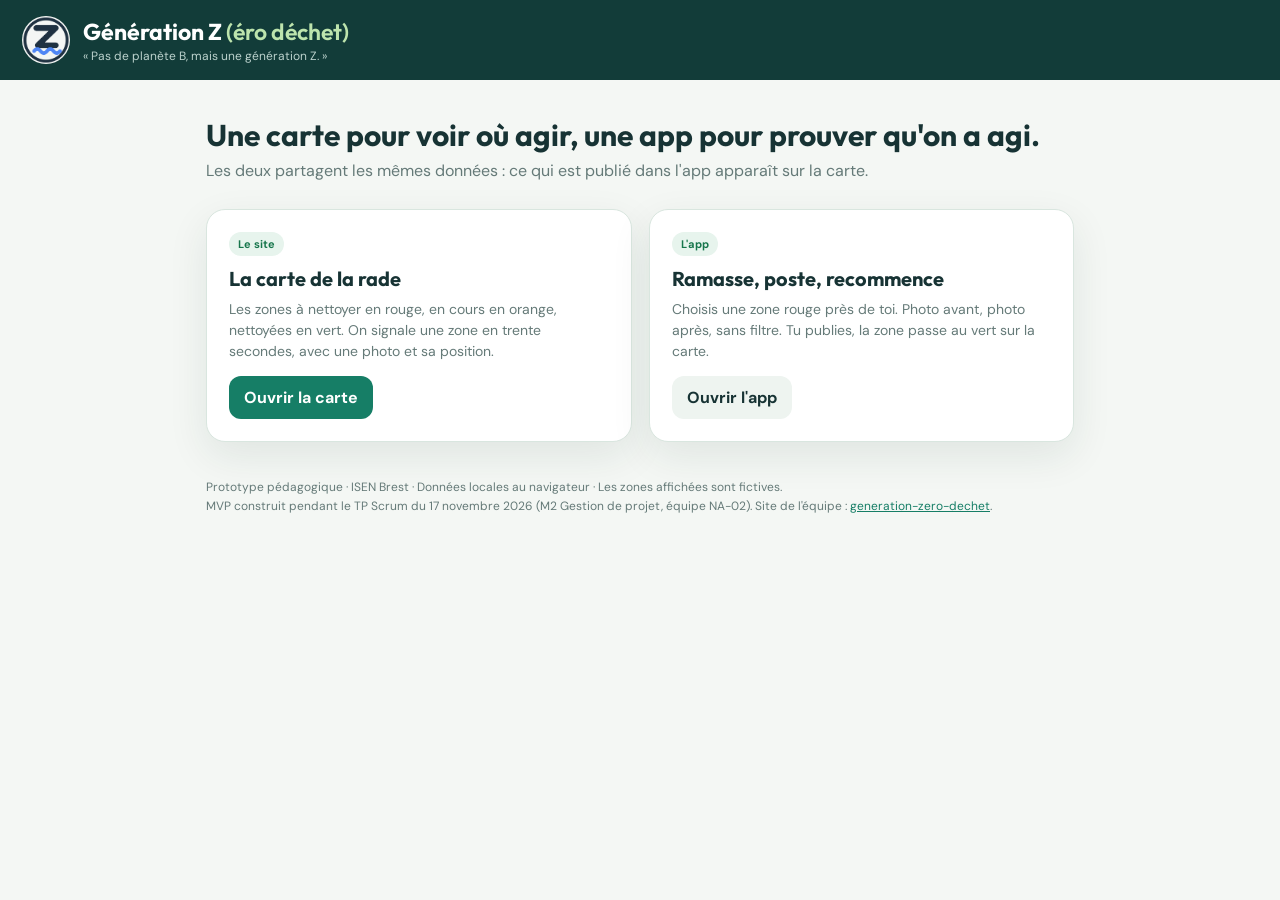
<file: index.html>
<!DOCTYPE html>
<html lang="fr">
<head>
  <meta charset="utf-8">
  <meta name="viewport" content="width=device-width, initial-scale=1">
  <title>Génération Z(éro déchet)</title>
  <meta name="description" content="Zéro déchets en rade de Brest : la carte des zones à nettoyer (le site) et l'app pour ramasser et poster son avant/après.">
  <meta name="theme-color" content="#123c39">
  <link rel="stylesheet" href="https://fonts.googleapis.com/css2?family=DM+Sans:wght@400;500;600;700&family=Outfit:wght@500;600;700;800&display=swap">
  <style>
    /* Charte reprise du site de l'équipe (dépôt generation-zero-dechet). */
    :root { --ink: #173334; --muted: #657a78; --green: #167e66; --pale: #e7f4ed; --border: #d9e6df; --bg: #f4f7f4; --shadow: 0 14px 40px rgba(22, 57, 48, .09); }
    * { box-sizing: border-box; }
    body { margin: 0; min-height: 100vh; font-family: 'DM Sans', Arial, sans-serif; color: var(--ink); background: var(--bg); }
    .top { background: #123c39; color: #fff; padding: 16px 22px; display: flex; align-items: center; gap: 13px; }
    .logo { width: 48px; height: 48px; border-radius: 50%; background: #f4f6f4; }
    .top .eco { color: #bde4ad; font-weight: 600; }
    .top h1 { font-family: Outfit, sans-serif; font-size: 23px; margin: 0; }
    .top p { margin: 2px 0 0; color: #bcd2cd; font-size: 12px; }
    main { max-width: 900px; margin: 0 auto; padding: 36px 16px 48px; }
    h2.accroche { font: 700 30px Outfit, sans-serif; margin: 0 0 6px; }
    .sous { margin: 0 0 28px; color: var(--muted); }
    .cartes { display: grid; gap: 17px; }
    @media (min-width: 640px) { .cartes { grid-template-columns: 1fr 1fr; } }
    a.carte { display: block; padding: 22px; border-radius: 19px; text-decoration: none; color: inherit; background: #fff; border: 1px solid var(--border); box-shadow: var(--shadow); transition: transform .15s; }
    a.carte:hover { transform: translateY(-2px); border-color: #75b5a0; }
    a.carte h3 { margin: 0 0 8px; font: 700 20px Outfit, sans-serif; }
    a.carte p { margin: 0 0 14px; line-height: 1.5; color: var(--muted); font-size: 14px; }
    a.carte .lien { display: inline-block; background: var(--green); color: #fff; font-weight: 700; border-radius: 12px; padding: 11px 15px; }
    a.carte.app .lien { background: #eef4f0; color: var(--ink); }
    .pill { display: inline-block; font-size: 11px; font-weight: 700; padding: 5px 9px; border-radius: 100px; background: var(--pale); color: #17764c; margin-bottom: 10px; }
    .footer { font-size: 12px; color: var(--muted); padding: 24px 0 0; line-height: 1.6; }
    .footer a { color: var(--green); }
  </style>
</head>
<body>
  <header class="top">
    <img class="logo" src="commun/img/logo.png" alt="" width="48" height="48">
    <div>
      <h1>Génération Z <span class="eco">(éro déchet)</span></h1>
      <p>« Pas de planète B, mais une génération Z. »</p>
    </div>
  </header>
  <main>
    <h2 class="accroche">Une carte pour voir où agir, une app pour prouver qu'on a agi.</h2>
    <p class="sous">Les deux partagent les mêmes données : ce qui est publié dans l'app apparaît sur la carte.</p>

    <div class="cartes">
      <a class="carte" href="site/">
        <span class="pill">Le site</span>
        <h3>La carte de la rade</h3>
        <p>Les zones à nettoyer en rouge, en cours en orange, nettoyées en vert. On signale une zone en trente secondes, avec une photo et sa position.</p>
        <span class="lien">Ouvrir la carte</span>
      </a>
      <a class="carte app" href="app/">
        <span class="pill">L'app</span>
        <h3>Ramasse, poste, recommence</h3>
        <p>Choisis une zone rouge près de toi. Photo avant, photo après, sans filtre. Tu publies, la zone passe au vert sur la carte.</p>
        <span class="lien">Ouvrir l'app</span>
      </a>
    </div>

    <p class="footer">Prototype pédagogique · ISEN Brest · Données locales au navigateur · Les zones affichées sont fictives.<br>
    MVP construit pendant le TP Scrum du 17 novembre 2026 (M2 Gestion de projet, équipe NA-02). Site de l'équipe : <a href="https://github.com/WHenrypro/generation-zero-dechet">generation-zero-dechet</a>.</p>
  </main>
</body>
</html>
</file>
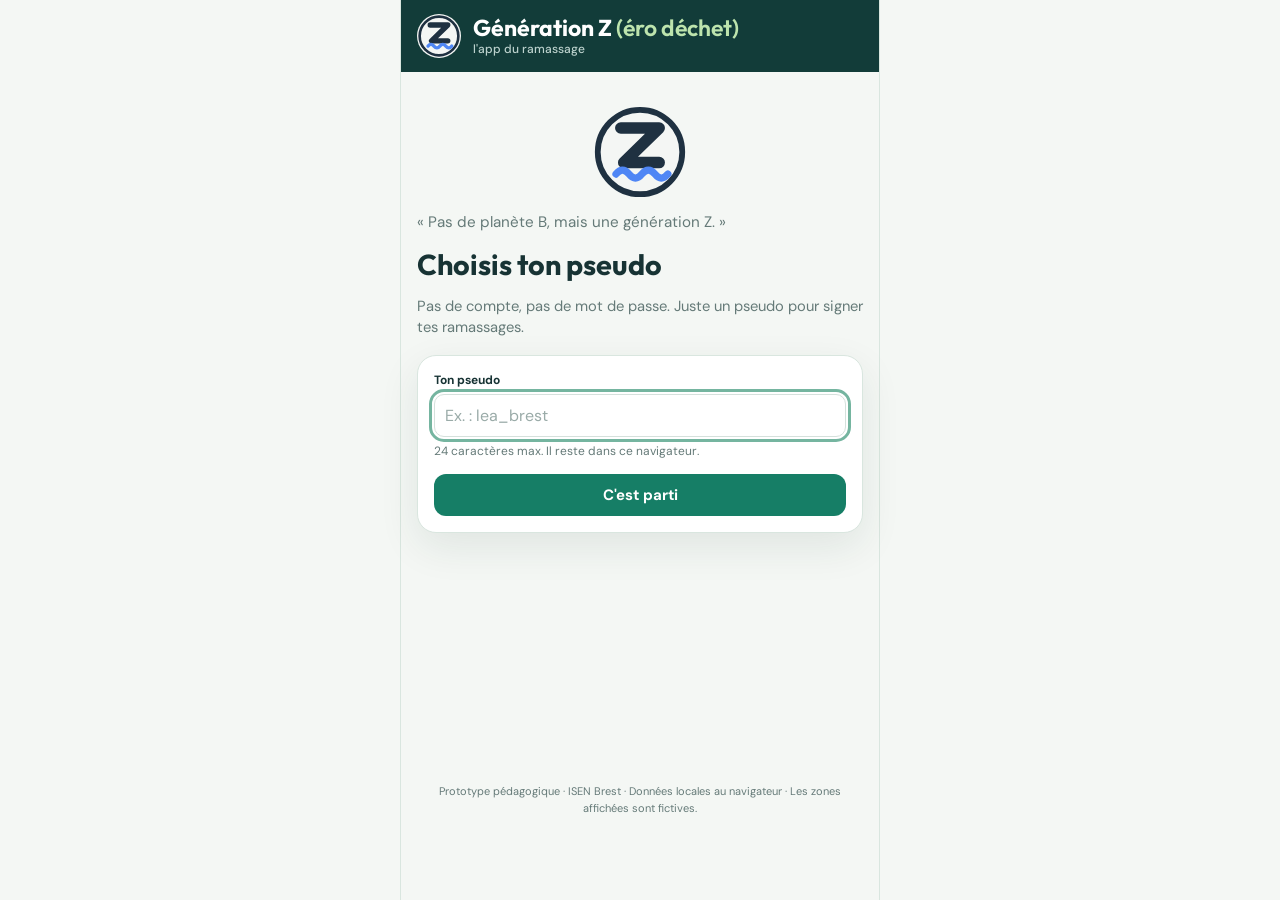
<file: sprint4/app/index.html>
<!DOCTYPE html>
<html lang="fr">
<head>
  <meta charset="utf-8">
  <meta name="viewport" content="width=device-width, initial-scale=1, viewport-fit=cover">
  <title>Génération Z(éro déchet) · l'app du ramassage</title>
  <meta name="description" content="L'app du ramassage : choisis une zone rouge près de toi, photo avant, photo après, publie. La zone passe au vert sur la carte.">
  <meta name="theme-color" content="#123c39">
  <link rel="preconnect" href="https://fonts.googleapis.com">
  <link rel="preconnect" href="https://fonts.gstatic.com" crossorigin>
  <link rel="stylesheet" href="https://fonts.googleapis.com/css2?family=DM+Sans:wght@400;500;600;700&family=Outfit:wght@500;600;700;800&display=swap">
  <link rel="stylesheet" href="css/app.css">
</head>
<body>
  <div class="app">

    <header class="entete">
      <img class="logo" src="../commun/img/logo.svg" alt="" width="44" height="44">
      <h1>Génération Z <span class="eco">(éro déchet)</span> <span class="sous-titre">l'app du ramassage</span></h1>
    </header>

    <!-- Messages courts (erreurs, confirmations). Toujours présent pour que
         les lecteurs d'écran annoncent le texte quand il change. -->
    <p id="message" class="message" role="status" aria-live="polite"></p>

    <main class="contenu">

      <!-- [S3][US1] Écran pseudo : affiché tant qu'aucun pseudo n'est enregistré,
           ou quand on veut en changer. Rien d'autre n'est demandé. -->
      <section id="ecran-pseudo" class="ecran ecran-pseudo" aria-labelledby="titre-pseudo" hidden>
        <img class="logo-grand" src="../commun/img/logo.svg" alt="" width="96" height="96">
        <p class="slogan">« Pas de planète B, mais une génération Z. »</p>
        <h2 id="titre-pseudo">Choisis ton pseudo</h2>
        <p class="aide">Pas de compte, pas de mot de passe. Juste un pseudo pour signer tes ramassages.</p>
        <form id="formulaire-pseudo" novalidate>
          <label for="champ-pseudo">Ton pseudo</label>
          <input id="champ-pseudo" class="champ" type="text" maxlength="24" autocomplete="nickname"
                 autocapitalize="off" spellcheck="false" placeholder="Ex. : lea_brest" required>
          <p class="aide aide-petite"><span id="pseudo-restant">24</span> caractères max. Il reste dans ce navigateur.</p>
          <button type="submit" class="bouton bouton-principal">C'est parti</button>
          <button type="button" id="bouton-annuler-pseudo" class="bouton bouton-lien" hidden>Annuler</button>
        </form>
      </section>

      <!-- [S4][US10] Onglet Feed : les ramassages publiés, du plus récent au plus ancien -->
      <section id="onglet-feed" class="ecran" role="tabpanel" aria-labelledby="tab-feed" tabindex="-1" hidden>
        <h2>Feed</h2>
        <p class="aide" id="feed-etat" aria-live="polite"></p>
        <div id="feed-vide" class="carte carte-vide" hidden>
          <p>Personne n'a encore publié. Sois la première.</p>
          <button type="button" id="bouton-feed-ramasser" class="bouton bouton-principal">Ramasser une zone</button>
        </div>
        <div id="liste-feed" aria-label="Ramassages publiés"></div>
      </section>

      <!-- Onglet Ramasser : choisir une zone, photos, publier (US5, US7, US9, US10) -->
      <section id="onglet-ramasser" class="ecran" role="tabpanel" aria-labelledby="tab-ramasser" tabindex="-1" hidden>

        <!-- [S3][US5] Vue 1 : aucun ramassage en cours, on choisit une zone rouge -->
        <div id="vue-zones" hidden>
          <h2>Ramasser</h2>
          <p class="aide" id="zones-position" aria-live="polite"></p>

          <!-- Zone arrivée par le lien « J'y vais » de la carte (../app/?zone=id) -->
          <div id="zone-choisie" hidden>
            <p class="etiquette">Zone choisie depuis la carte</p>
            <div id="zone-choisie-carte"></div>
          </div>

          <p class="etiquette" id="liste-zones-titre">Zones rouges, de la plus proche à la plus loin</p>
          <div id="liste-zones" aria-labelledby="liste-zones-titre"></div>
        </div>

        <!-- [S3][US5] Vue 2 : un ramassage est en cours -->
        <div id="vue-en-cours" hidden>
          <h2>Ramassage en cours</h2>
          <div class="carte carte-zone-en-cours">
            <p class="etiquette">Zone</p>
            <p class="nom-zone" id="en-cours-nom"></p>
            <p class="aide aide-zone" id="en-cours-commune"></p>
            <a class="lien" id="en-cours-lien-carte" href="../index.html">Voir sur la carte</a>
          </div>

          <ol class="etapes" aria-label="Les étapes du ramassage">
            <!-- [S4][US7] Étape 1 : la photo avant. L'input file avec capture
                 ouvre directement l'appareil photo sur un téléphone. -->
            <li class="etape" id="etape-1" data-etat="courante">
              <span class="numero" aria-hidden="true">1</span>
              <div class="etape-corps">
                <h3>Photo avant</h3>
                <div id="avant-prise">
                  <p class="aide">Montre la zone telle que tu la trouves. Sans filtre, sans mise en scène.</p>
                  <label class="bouton bouton-principal bouton-photo" for="fichier-avant">
                    <svg class="icone" viewBox="0 0 24 24" aria-hidden="true" focusable="false"><path d="M4 8h3l2-3h6l2 3h3v11H4z"/><circle cx="12" cy="13" r="3.5"/></svg>
                    <span>Photo avant</span>
                    <input type="file" id="fichier-avant" class="visuellement-cache" accept="image/*" capture="environment">
                  </label>
                </div>
                <figure class="apercu" id="avant-apercu" hidden>
                  <img id="avant-image" alt="Ta photo avant le ramassage">
                  <figcaption>Avant</figcaption>
                </figure>
                <label class="bouton bouton-lien seulement-courante" id="avant-reprendre" for="fichier-avant" hidden>Reprendre la photo avant</label>
              </div>
            </li>
            <!-- [S4][US7] Étape 2 : le ramassage lui-même -->
            <li class="etape" id="etape-2" data-etat="a-venir">
              <span class="numero" aria-hidden="true">2</span>
              <div class="etape-corps">
                <h3>Ramasser</h3>
                <p class="aide">Ramasse, on t'attend.</p>
                <button type="button" id="bouton-fini" class="bouton bouton-principal seulement-courante">J'ai fini, photo après</button>
              </div>
            </li>
            <!-- [S4][US9] Étape 3 : la photo après, même mécanique que l'avant -->
            <li class="etape" id="etape-3" data-etat="a-venir">
              <span class="numero" aria-hidden="true">3</span>
              <div class="etape-corps">
                <h3>Photo après</h3>
                <div class="seulement-courante">
                  <p class="aide">Même endroit, même cadrage : montre le résultat.</p>
                  <label class="bouton bouton-principal bouton-photo" for="fichier-apres">
                    <svg class="icone" viewBox="0 0 24 24" aria-hidden="true" focusable="false"><path d="M4 8h3l2-3h6l2 3h3v11H4z"/><circle cx="12" cy="13" r="3.5"/></svg>
                    <span>Photo après</span>
                    <input type="file" id="fichier-apres" class="visuellement-cache" accept="image/*" capture="environment">
                  </label>
                </div>
              </div>
            </li>
            <li class="etape" id="etape-4" data-etat="a-venir">
              <span class="numero" aria-hidden="true">4</span>
              <div class="etape-corps">
                <h3>Publier</h3>
              </div>
            </li>
          </ol>

          <button type="button" id="bouton-abandonner" class="bouton bouton-lien">Abandonner ce ramassage</button>
        </div>

        <!-- [S4][US9] Vue 3 : relecture avant / après avant de publier -->
        <div id="vue-relecture" hidden>
          <h2>Avant / après</h2>
          <p class="aide">Relis tes deux photos. Si c'est bon, publie : ton ramassage apparaîtra dans le feed.</p>
          <div class="carte">
            <p class="nom-zone" id="relecture-nom"></p>
            <p class="aide aide-zone" id="relecture-commune"></p>
            <div class="avant-apres">
              <figure class="apercu">
                <img id="relecture-avant" alt="Photo avant le ramassage">
                <figcaption>Avant</figcaption>
              </figure>
              <figure class="apercu">
                <img id="relecture-apres" alt="Photo après le ramassage">
                <figcaption>Après</figcaption>
              </figure>
            </div>
            <div class="actions">
              <button type="button" id="bouton-publier" class="bouton bouton-principal" disabled>Publier</button>
              <label class="bouton bouton-fantome" for="fichier-apres-reprise">
                Reprendre l'après
                <input type="file" id="fichier-apres-reprise" class="visuellement-cache" accept="image/*" capture="environment">
              </label>
            </div>
          </div>
          <button type="button" id="bouton-abandonner-relecture" class="bouton bouton-lien">Abandonner ce ramassage</button>
        </div>

        <!-- [S4][US11] Vue 4 : la zone est passée au vert -->
        <div id="vue-bravo" hidden>
          <div class="carte carte-bravo" role="status">
            <span class="badge badge-vert">Nettoyée</span>
            <h2 id="bravo-titre">Bravo <span id="bravo-pseudo"></span>, <span id="bravo-zone"></span> est passée au vert</h2>
            <p class="aide">Ton avant / après est dans le feed et la carte est à jour. Merci pour la rade.</p>
            <div class="actions">
              <button type="button" id="bouton-voir-feed" class="bouton bouton-principal">Voir le feed</button>
              <a class="bouton bouton-fantome" id="bravo-lien-carte" href="../index.html">Voir sur la carte</a>
            </div>
          </div>
        </div>

      </section>

      <!-- [S3][US1] Onglet Moi : le pseudo et deux ou trois réglages -->
      <section id="onglet-moi" class="ecran" role="tabpanel" aria-labelledby="tab-moi" tabindex="-1" hidden>
        <h2>Moi</h2>

        <div class="carte carte-profil">
          <p class="etiquette">Ton pseudo</p>
          <p class="pseudo" id="moi-pseudo"></p>
          <div class="actions">
            <button type="button" id="bouton-changer-pseudo" class="bouton bouton-secondaire">Changer de pseudo</button>
            <button type="button" id="bouton-deconnexion" class="bouton bouton-secondaire">Se déconnecter</button>
          </div>
        </div>

        <a class="bouton bouton-secondaire bouton-large" href="../index.html">Voir la carte</a>

        <p class="aide" id="moi-mode"></p>
        <p class="aide aide-petite">Les photos restent dans le navigateur en démo locale : son stockage est limité à quelques Mo, donc à quelques ramassages.</p>

        <!-- [S4][US11] Réinitialiser la démo (seulement en mode local) -->
        <div class="carte carte-demo" id="carte-demo" hidden>
          <p class="etiquette">Démo</p>
          <p class="aide">Remet les 15 zones de départ et vide le feed. Ton pseudo est gardé.</p>
          <button type="button" id="bouton-reinitialiser" class="bouton bouton-fantome bouton-large">Réinitialiser la démo</button>
        </div>
      </section>

    </main>

    <footer class="pied">Prototype pédagogique · ISEN Brest · Données locales au navigateur · Les zones affichées sont fictives.</footer>

    <!-- Barre du bas : les trois onglets -->
    <nav class="navigation" role="tablist" aria-label="Sections de l'app">
      <button type="button" class="onglet" role="tab" id="tab-feed" aria-controls="onglet-feed" aria-selected="false" data-onglet="feed">
        <svg class="icone" viewBox="0 0 24 24" aria-hidden="true" focusable="false"><rect x="3" y="3" width="8" height="8" rx="2"/><rect x="13" y="3" width="8" height="8" rx="2"/><rect x="3" y="13" width="8" height="8" rx="2"/><rect x="13" y="13" width="8" height="8" rx="2"/></svg>
        <span>Feed</span>
      </button>
      <button type="button" class="onglet" role="tab" id="tab-ramasser" aria-controls="onglet-ramasser" aria-selected="false" data-onglet="ramasser">
        <svg class="icone" viewBox="0 0 24 24" aria-hidden="true" focusable="false"><path d="M12 3v10"/><path d="M7 8l5-5 5 5"/><path d="M4 13h16l-1.5 8h-13z"/></svg>
        <span>Ramasser</span>
      </button>
      <button type="button" class="onglet" role="tab" id="tab-moi" aria-controls="onglet-moi" aria-selected="false" data-onglet="moi">
        <svg class="icone" viewBox="0 0 24 24" aria-hidden="true" focusable="false"><circle cx="12" cy="8" r="4"/><path d="M4 21c0-4 3.6-7 8-7s8 3 8 7"/></svg>
        <span>Moi</span>
      </button>
    </nav>

  </div>

  <noscript><p class="noscript">Cette application a besoin de JavaScript.</p></noscript>

  <!-- commun/js/config.js n'existe pas par défaut (il est ignoré par git) : le
       navigateur note une 404 dans la console et l'app tourne en mode local.
       Pour passer sur Supabase, copier commun/js/config.example.js en
       commun/js/config.js et remplir les clés. -->
  <script src="../commun/js/config.js"></script>
  <script src="../commun/js/store.js"></script>
  <script src="../commun/js/photos.js"></script>
  <script src="../commun/js/session.js"></script>
  <script src="js/app.js"></script>
</body>
</html>
</file>
<file: sprint4/app/css/app.css>
/*
 * Génération Z(éro déchet), l'app du ramassage : feuille de style
 * Charte alignée sur le site de l'équipe (dépôt generation-zero-dechet) :
 * thème clair, DM Sans pour le texte, Outfit pour les titres, vert #167e66.
 * Mobile d'abord. Sur ordinateur, l'app reste dans une colonne de 480 px
 * centrée, comme un téléphone posé sur l'écran.
 */

:root {
  --ink: #173334;
  --muted: #657a78;
  --green: #167e66;
  --pale: #e7f4ed;
  --border: #d9e6df;
  --bg: #f4f7f4;
  --red: #d65c55;
  --orange: #ec9a3d;
  --shadow: 0 14px 40px rgba(22, 57, 48, 0.09);

  --entete: #123c39;
  --blanc: #FFFFFF;
  --etat-rouge: #d65752;
  --etat-orange: #e69a38;
  --etat-vert: #239b65;

  --police-texte: "DM Sans", system-ui, -apple-system, "Segoe UI", Roboto, sans-serif;
  --police-titre: "Outfit", "DM Sans", system-ui, sans-serif;

  --rayon-carte: 19px;
  --rayon-sous-carte: 13px;
  --rayon-bouton: 12px;
  --hauteur-nav: 64px;
}

* {
  box-sizing: border-box;
}

/* L'attribut hidden doit gagner sur toutes les classes (.bouton, .ecran...). */
[hidden] {
  display: none !important;
}

html {
  background: var(--bg);
}

body {
  margin: 0;
  min-height: 100vh;
  font-family: var(--police-texte);
  font-size: 15px;
  color: var(--ink);
  background: var(--bg);
  -webkit-font-smoothing: antialiased;
}

h1, h2, h3 {
  font-family: var(--police-titre);
}

/* ---------- Colonne de l'app ---------- */

.app {
  position: relative;
  max-width: 480px;
  min-height: 100vh;
  min-height: 100dvh;
  margin: 0 auto;
  display: flex;
  flex-direction: column;
  background: var(--bg);
}

@media (min-width: 520px) {
  .app {
    border-left: 1px solid var(--border);
    border-right: 1px solid var(--border);
  }
}

/* ---------- En-tête ---------- */

.entete {
  display: flex;
  align-items: center;
  gap: 12px;
  padding: 14px 16px;
  background: var(--entete);
  color: var(--blanc);
}

.logo {
  flex: none;
  width: 44px;
  height: 44px;
  border-radius: 50%;
  background: #f4f6f4;
}

.entete .eco {
  color: #bde4ad;
  font-weight: 600;
}

.logo-grand {
  display: block;
  width: 96px;
  height: 96px;
  margin: 0 auto 12px;
}

.entete h1 {
  margin: 0;
  font-size: 23px;
  font-weight: 700;
  line-height: 1.15;
}

.entete .sous-titre {
  display: block;
  margin-top: 2px;
  font-family: var(--police-texte);
  font-size: 12px;
  font-weight: 500;
  color: #bcd2cd;
}

.contenu {
  flex: 1;
  padding: 12px 16px 16px;
}

.ecran h2 {
  margin: 8px 0 14px;
  font-size: 1.5rem;
  font-weight: 700;
}

.slogan {
  margin: 0 0 14px;
  color: var(--muted);
  font-size: 0.95rem;
}

/* ---------- Pied de page ---------- */

.pied {
  margin: 0;
  padding: 12px 16px calc(var(--hauteur-nav) + 20px);
  color: var(--muted);
  font-size: 11px;
  line-height: 1.5;
  text-align: center;
}

/* ---------- Textes ---------- */

.aide,
.hint {
  margin: 0 0 14px;
  color: var(--muted);
  font-size: 0.92rem;
  line-height: 1.45;
}

.aide-petite {
  font-size: 12px;
}

.etiquette {
  margin: 0 0 6px;
  font-size: 12px;
  font-weight: 700;
  text-transform: uppercase;
  letter-spacing: 0.6px;
  color: var(--muted);
}

.a-venir,
.vide {
  margin: 0;
  padding: 24px 16px;
  border: 1px dashed var(--border);
  border-radius: var(--rayon-carte);
  background: var(--blanc);
  color: var(--muted);
  text-align: center;
  line-height: 1.45;
}

.notice {
  margin: 0 0 14px;
  padding: 12px;
  border-radius: 12px;
  background: #eaf5ef;
  color: #286650;
  font-size: 13px;
  line-height: 1.45;
}

.notice.avertissement {
  background: #fff3e4;
  color: #9c611c;
}

/* ---------- Messages (aria-live) ---------- */

.message {
  position: sticky;
  top: 8px;
  z-index: 20;
  margin: 8px 16px 0;
  padding: 12px;
  border-radius: 12px;
  background: #eaf5ef;
  color: #286650;
  font-size: 13px;
  font-weight: 500;
  line-height: 1.4;
  box-shadow: var(--shadow);
}

.message:empty {
  display: none;
}

.message.erreur {
  background: #fff3e4;
  color: #9c611c;
}

/* ---------- Cartes ---------- */

.carte {
  margin: 0 0 14px;
  padding: 16px;
  border-radius: var(--rayon-carte);
  background: var(--blanc);
  border: 1px solid var(--border);
  box-shadow: var(--shadow);
}

.carte-profil .pseudo {
  margin: 0 0 14px;
  font-family: var(--police-titre);
  font-size: 36px;
  font-weight: 800;
  line-height: 1.1;
  color: var(--green);
  overflow-wrap: anywhere;
}

.actions {
  display: grid;
  gap: 10px;
}

/* ---------- Boutons et champs ---------- */

.bouton {
  display: block;
  width: 100%;
  padding: 11px 15px;
  border: 0;
  border-radius: var(--rayon-bouton);
  font: inherit;
  font-size: 15px;
  font-weight: 700;
  text-align: center;
  text-decoration: none;
  cursor: pointer;
  transition: filter 0.15s, background-color 0.15s;
}

.bouton:focus-visible,
.champ:focus-visible,
.onglet:focus-visible {
  outline: 3px solid #75b5a0;
  outline-offset: 2px;
}

.bouton-principal {
  background: var(--green);
  color: var(--blanc);
}

.bouton-principal:hover:not(:disabled) {
  filter: brightness(0.94);
}

.bouton-principal:disabled {
  opacity: 0.48;
  cursor: not-allowed;
}

.bouton-secondaire {
  background: #eef4f0;
  color: var(--ink);
}

.bouton-secondaire:hover {
  filter: brightness(0.96);
}

.bouton-fantome {
  background: var(--blanc);
  color: var(--ink);
  border: 1px solid var(--border);
}

.bouton-large {
  margin: 4px 0 18px;
}

.bouton-lien {
  margin-top: 6px;
  padding: 10px;
  background: transparent;
  color: var(--muted);
  font-weight: 600;
}

.bouton-lien:hover {
  color: var(--ink);
}

label {
  display: block;
  margin: 0 0 6px;
  font-size: 12px;
  font-weight: 700;
}

.champ {
  display: block;
  width: 100%;
  margin: 0 0 6px;
  padding: 10px;
  border: 1px solid #d5e1dc;
  border-radius: 10px;
  background: var(--blanc);
  color: var(--ink);
  font: inherit;
  font-size: 16px;
}

.champ::placeholder {
  color: #9aaba8;
}

.lien {
  color: var(--green);
  font-weight: 600;
  text-decoration: none;
}

.lien:hover {
  text-decoration: underline;
}

/* ---------- [S3][US5] Cartes de zones ---------- */

.carte-zone {
  margin: 0 0 10px;
  padding: 13px;
  border-radius: var(--rayon-sous-carte);
  background: var(--blanc);
  border: 1px solid var(--border);
  box-shadow: none;
}

.carte-zone:hover,
.carte-zone:active {
  border-color: #75b5a0;
  background: #f3faf6;
}

.carte-zone h3,
.nom-zone {
  margin: 0;
  font-size: 1.15rem;
  font-weight: 700;
  line-height: 1.25;
}

.carte-zone .commune,
.aide-zone {
  margin: 2px 0 10px;
  color: var(--muted);
  font-size: 0.9rem;
}

.carte-zone.mise-en-avant {
  border-color: var(--green);
  box-shadow: 0 0 0 1px var(--green);
}

.details {
  display: flex;
  flex-wrap: wrap;
  gap: 6px;
  margin: 0 0 12px;
  padding: 0;
  list-style: none;
}

.details li {
  padding: 5px 9px;
  border-radius: 100px;
  background: var(--pale);
  font-size: 12px;
  font-weight: 500;
  color: var(--ink);
}

.details li.distance {
  background: var(--green);
  color: var(--blanc);
  font-weight: 700;
}

.badge {
  display: inline-block;
  padding: 5px 9px;
  border-radius: 100px;
  font-size: 11px;
  font-weight: 700;
  background: var(--pale);
  color: var(--muted);
}

.badge-rouge  { background: #fbe9e7; color: #ae3e3a; }
.badge-orange { background: #fff0d9; color: #9e5d09; }
.badge-vert   { background: #def4e7; color: #17764c; }

.actions-ligne {
  display: grid;
  grid-template-columns: 1fr 1fr;
  gap: 8px;
}

.actions-ligne .bouton {
  padding: 11px 8px;
  font-size: 14px;
}

/* ---------- [S3][US5] Ramassage en cours : les étapes ---------- */

.etapes {
  margin: 4px 0 8px;
  padding: 0;
  list-style: none;
}

.etape {
  position: relative;
  display: flex;
  gap: 14px;
  padding: 0 0 22px;
}

/* Trait vertical entre les numéros */
.etape:not(:last-child)::before {
  content: "";
  position: absolute;
  left: 15px;
  top: 32px;
  bottom: 0;
  width: 2px;
  background: var(--border);
}

.etape .numero {
  flex: none;
  display: flex;
  align-items: center;
  justify-content: center;
  width: 32px;
  height: 32px;
  border-radius: 50%;
  background: var(--blanc);
  border: 2px solid var(--border);
  color: var(--muted);
  font-family: var(--police-titre);
  font-weight: 800;
  font-size: 0.9rem;
}

.etape-corps {
  flex: 1;
  min-width: 0;
  padding-top: 4px;
}

.etape-corps h3 {
  margin: 0 0 6px;
  font-size: 1.05rem;
  font-weight: 700;
}

.etape-corps .aide {
  margin-bottom: 8px;
}

.etape[data-etat="courante"] .numero {
  background: var(--green);
  border-color: var(--green);
  color: var(--blanc);
}

.etape[data-etat="faite"] .numero {
  background: var(--etat-vert);
  border-color: var(--etat-vert);
  color: var(--blanc);
}

.etape[data-etat="faite"]:not(:last-child)::before {
  background: var(--etat-vert);
}

.etape[data-etat="a-venir"] .etape-corps {
  opacity: 0.55;
}

/* Le contenu interactif d'une étape n'apparaît que quand elle est en cours */
.etape:not([data-etat="courante"]) .seulement-courante {
  display: none;
}

/* ---------- [S4][US7] Photos : bouton appareil photo et aperçu ---------- */

/* Caché à l'écran mais toujours là pour le clavier et les lecteurs d'écran */
.visuellement-cache {
  position: absolute;
  width: 1px;
  height: 1px;
  margin: -1px;
  padding: 0;
  overflow: hidden;
  clip: rect(0 0 0 0);
  white-space: nowrap;
  border: 0;
}

.bouton-photo {
  position: relative;
  display: flex;
  align-items: center;
  justify-content: center;
  gap: 10px;
  padding: 16px;
  font-size: 16px;
}

.bouton-photo .icone {
  width: 24px;
  height: 24px;
  fill: none;
  stroke: currentColor;
  stroke-width: 1.8;
  stroke-linejoin: round;
}

.bouton-photo:focus-within {
  outline: 3px solid #75b5a0;
  outline-offset: 2px;
}

.bouton-photo.en-cours {
  opacity: 0.48;
  pointer-events: none;
}

.apercu {
  position: relative;
  margin: 0 0 6px;
  border-radius: 10px;
  overflow: hidden;
  background: var(--blanc);
  border: 1px solid var(--border);
}

.apercu img {
  display: block;
  width: 100%;
  max-height: 60vh;
  object-fit: cover;
}

.apercu figcaption {
  position: absolute;
  left: 10px;
  top: 10px;
  padding: 5px 9px;
  border-radius: 100px;
  background: rgba(255, 255, 255, 0.92);
  color: var(--ink);
  font-size: 11px;
  font-weight: 700;
  letter-spacing: 0.4px;
  text-transform: uppercase;
}

/* ---------- [S4][US9] Avant / après côte à côte ---------- */

.avant-apres {
  display: grid;
  grid-template-columns: 1fr 1fr;
  gap: 10px;
  margin: 0 0 14px;
}

.avant-apres .apercu {
  margin: 0;
}

.avant-apres .apercu img {
  aspect-ratio: 3 / 4;
  max-height: none;
}

.actions .bouton-fantome {
  position: relative;
}

.actions .bouton-fantome:focus-within {
  outline: 3px solid #75b5a0;
  outline-offset: 2px;
}

/* ---------- [S4][US10] Feed des ramassages ---------- */

.carte-vide {
  text-align: center;
}

.carte-vide p {
  margin: 0 0 14px;
  color: var(--muted);
}

.publication {
  margin-bottom: 14px;
}

.publication .en-tete {
  margin: 0 0 4px;
  line-height: 1.4;
}

.publication .pseudo-auteur {
  font-weight: 700;
  color: var(--ink);
}

.publication .date {
  display: block;
  margin: 0 0 12px;
  font-size: 12px;
  color: var(--muted);
}

.publication .avant-apres {
  margin-bottom: 12px;
}

.publication .lien {
  font-weight: 600;
}

/* ---------- [S4][US11] Zone passée au vert ---------- */

.carte-bravo {
  text-align: center;
  padding-top: 26px;
}

.carte-bravo h2 {
  margin: 12px 0 8px;
  font-size: 24px;
  line-height: 1.25;
}

.carte-bravo #bravo-zone {
  color: var(--green);
}

.carte-bravo .aide {
  margin-bottom: 18px;
}

.carte-demo {
  margin-top: 18px;
}

.carte-demo .aide {
  margin-bottom: 12px;
}

/* ---------- Écran pseudo ---------- */

.ecran-pseudo {
  padding-top: 20px;
}

.ecran-pseudo h2 {
  font-size: 1.8rem;
}

.ecran-pseudo form {
  margin-top: 16px;
  padding: 16px;
  border-radius: var(--rayon-carte);
  background: var(--blanc);
  border: 1px solid var(--border);
  box-shadow: var(--shadow);
}

.ecran-pseudo .bouton-principal {
  margin-top: 12px;
}

/* ---------- Barre de navigation du bas ---------- */

.navigation {
  position: fixed;
  left: 0;
  right: 0;
  bottom: 0;
  z-index: 30;
  display: flex;
  max-width: 480px;
  height: calc(var(--hauteur-nav) + env(safe-area-inset-bottom, 0px));
  margin: 0 auto;
  padding-bottom: env(safe-area-inset-bottom, 0px);
  background: var(--blanc);
  border-top: 1px solid var(--border);
  box-shadow: 0 -6px 24px rgba(22, 57, 48, 0.06);
}

.onglet {
  flex: 1;
  display: flex;
  flex-direction: column;
  align-items: center;
  justify-content: center;
  gap: 4px;
  padding: 6px 0;
  border: 0;
  background: transparent;
  color: var(--muted);
  font: inherit;
  font-size: 12px;
  font-weight: 600;
  cursor: pointer;
}

.onglet .icone {
  width: 24px;
  height: 24px;
  fill: none;
  stroke: currentColor;
  stroke-width: 1.8;
  stroke-linecap: round;
  stroke-linejoin: round;
}

.onglet[aria-selected="true"] {
  color: var(--green);
}

.noscript {
  max-width: 480px;
  margin: 16px auto;
  padding: 12px 16px;
  background: #fff3e4;
  color: #9c611c;
  border-radius: 12px;
}
</file>
